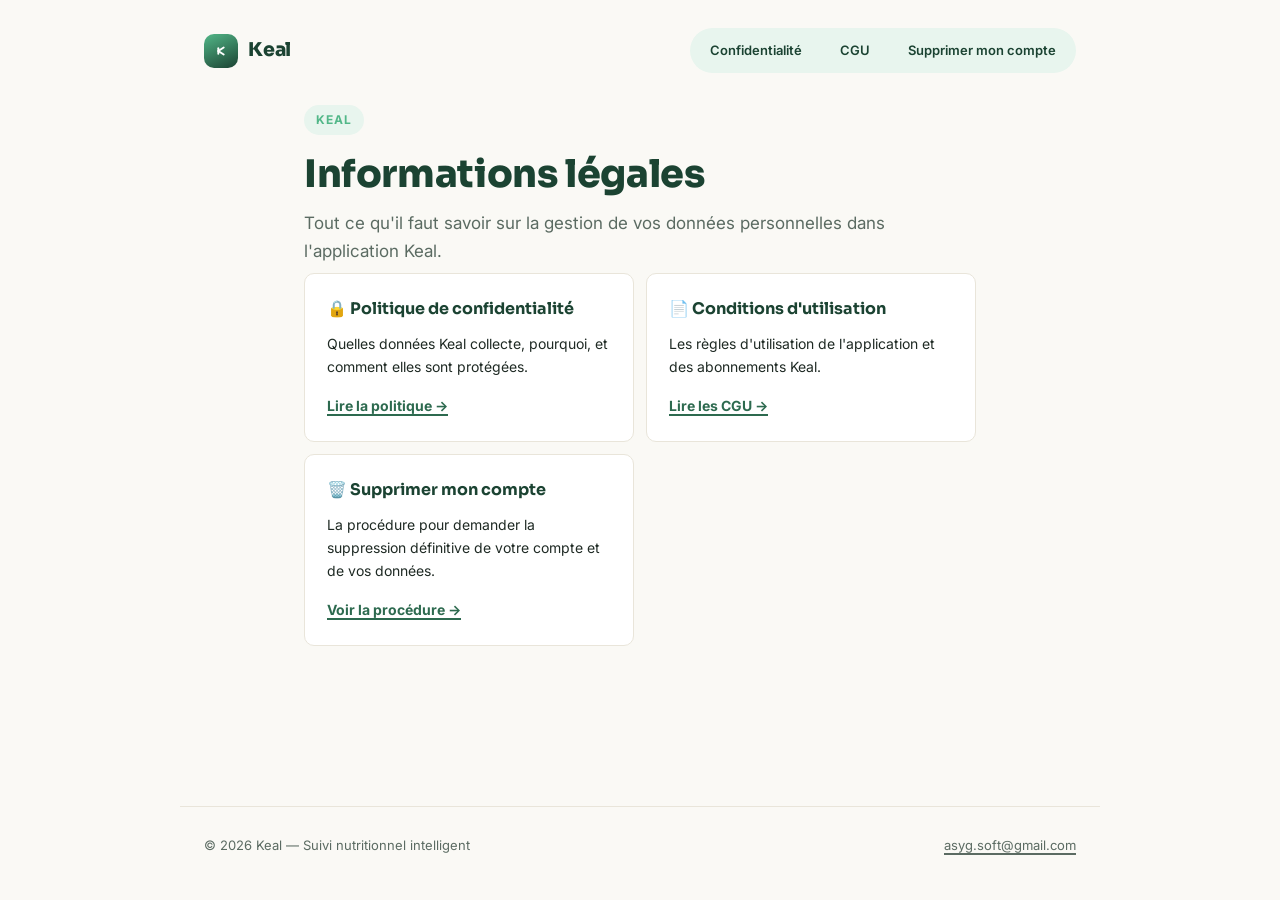
<file: index.html>
<!DOCTYPE html>
<html lang="fr">
<head>
<meta charset="UTF-8">
<meta name="viewport" content="width=device-width, initial-scale=1.0">
<title>Keal — Informations légales</title>
<meta name="description" content="Politique de confidentialité et suppression de compte pour l'application Keal.">
<link rel="stylesheet" href="style.css">
</head>
<body>

<header class="site-header">
  <a href="index.html" class="brand">
    <span class="brand-mark" aria-hidden="true">
      <svg width="18" height="18" viewBox="0 0 1024 1024">
        <rect x="305" y="300" width="108" height="424" rx="54" fill="#fff"/>
        <path d="M 359 512 L 665 312" stroke="#fff" stroke-width="108" stroke-linecap="round"/>
        <path d="M 359 512 L 665 712" stroke="#fff" stroke-width="108" stroke-linecap="round"/>
      </svg>
    </span>
    <span class="brand-name">Keal</span>
  </a>
  <nav class="header-nav">
    <a href="privacy.html">Confidentialité</a>
    <a href="terms.html">CGU</a>
    <a href="delete-account.html">Supprimer mon compte</a>
  </nav>
</header>

<main>
  <span class="eyebrow">Keal</span>
  <h1 class="page-title">Informations légales</h1>
  <p class="lede">Tout ce qu'il faut savoir sur la gestion de vos données personnelles dans l'application Keal.</p>

  <section class="block">
    <div class="retain-grid">
      <div class="retain-card" style="padding:22px">
        <h4 style="font-size:16px;margin-bottom:10px">🔒 Politique de confidentialité</h4>
        <p style="font-size:14px;margin-bottom:14px">Quelles données Keal collecte, pourquoi, et comment elles sont protégées.</p>
        <a href="privacy.html" style="font-weight:700;font-size:14px">Lire la politique →</a>
      </div>
      <div class="retain-card" style="padding:22px">
        <h4 style="font-size:16px;margin-bottom:10px">📄 Conditions d'utilisation</h4>
        <p style="font-size:14px;margin-bottom:14px">Les règles d'utilisation de l'application et des abonnements Keal.</p>
        <a href="terms.html" style="font-weight:700;font-size:14px">Lire les CGU →</a>
      </div>
      <div class="retain-card" style="padding:22px">
        <h4 style="font-size:16px;margin-bottom:10px">🗑️ Supprimer mon compte</h4>
        <p style="font-size:14px;margin-bottom:14px">La procédure pour demander la suppression définitive de votre compte et de vos données.</p>
        <a href="delete-account.html" style="font-weight:700;font-size:14px">Voir la procédure →</a>
      </div>
    </div>
  </section>
</main>

<footer>
  <span>© 2026 Keal — Suivi nutritionnel intelligent</span>
  <span><a href="mailto:asyg.soft@gmail.com">asyg.soft@gmail.com</a></span>
</footer>

</body>
</html>
</file>
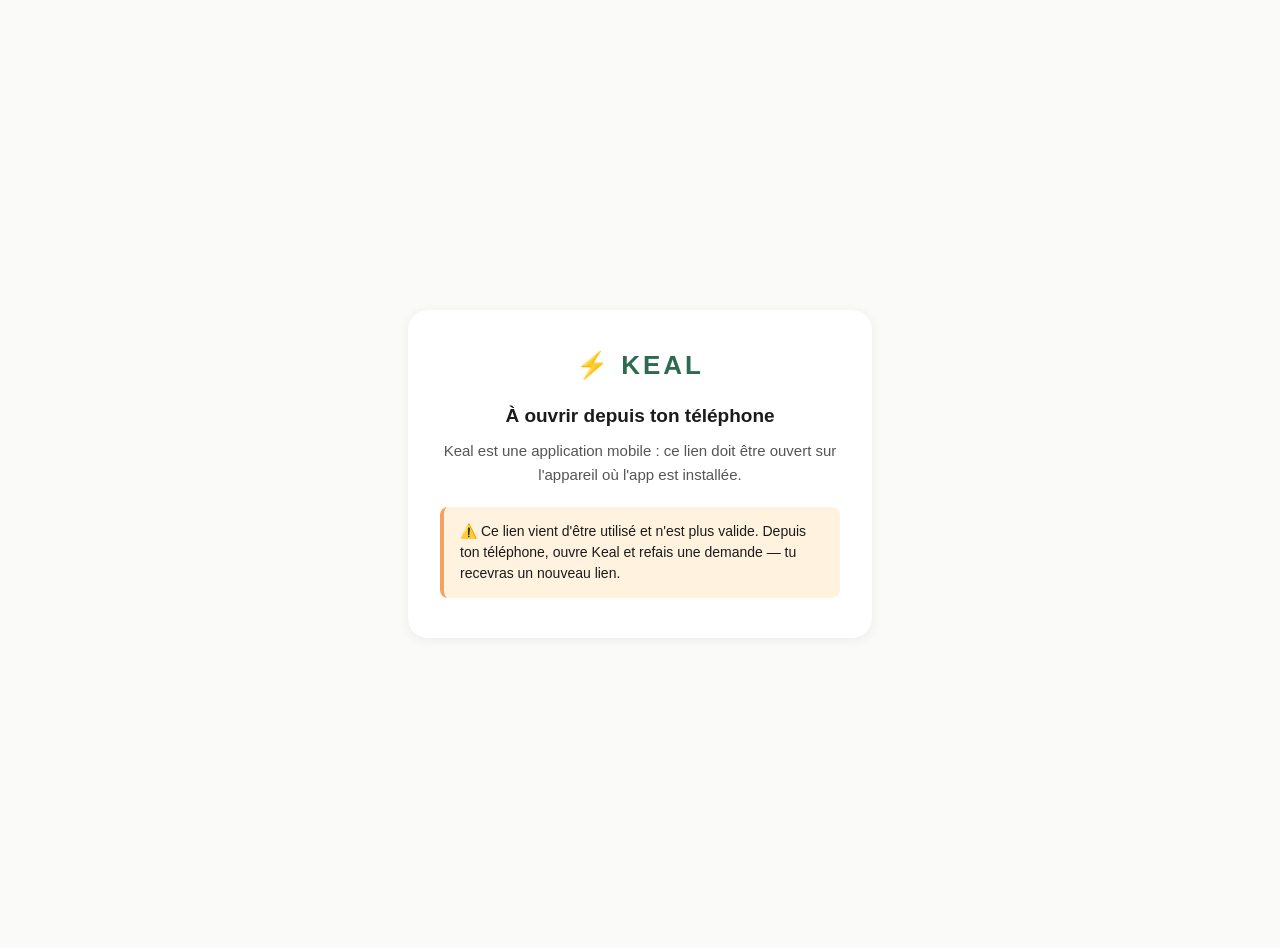
<file: auth-callback.html>
<!DOCTYPE html>
<html lang="fr">
<head>
<meta charset="UTF-8">
<meta name="viewport" content="width=device-width, initial-scale=1.0">
<title>Keal — Redirection</title>
<style>
  body {
    font-family: -apple-system, BlinkMacSystemFont, "Segoe UI", Roboto, sans-serif;
    background: #FAFAF8;
    color: #1B1B1B;
    margin: 0;
    min-height: 100vh;
    display: flex;
    align-items: center;
    justify-content: center;
    padding: 24px;
  }
  .card {
    background: #fff;
    border-radius: 20px;
    padding: 40px 32px;
    max-width: 400px;
    width: 100%;
    text-align: center;
    box-shadow: 0 2px 12px rgba(0,0,0,0.06);
  }
  .logo {
    color: #2D6A4F;
    font-size: 26px;
    font-weight: 800;
    letter-spacing: 3px;
    margin-bottom: 24px;
  }
  h1 { font-size: 19px; margin: 0 0 12px; }
  p { font-size: 15px; color: #555; line-height: 1.6; margin: 0 0 20px; }
  .btn {
    display: block;
    background: #2D6A4F;
    color: #fff;
    text-decoration: none;
    font-weight: 700;
    font-size: 15px;
    padding: 15px 24px;
    border-radius: 12px;
    margin-bottom: 12px;
  }
  .warn {
    background: #FFF3E0;
    border-left: 4px solid #F4A261;
    border-radius: 8px;
    padding: 14px 16px;
    text-align: left;
    font-size: 14px;
    color: #1B1B1B;
    line-height: 1.5;
  }
</style>
</head>
<body>

<div class="card">
  <div class="logo">⚡ KEAL</div>

  <div id="mobile" style="display:none">
    <h1>Ouverture de Keal…</h1>
    <p>Si l'application ne s'ouvre pas, utilise le bouton ci-dessous.</p>
    <a class="btn" id="open-app" href="#">Ouvrir l'application</a>
  </div>

  <div id="desktop" style="display:none">
    <h1>À ouvrir depuis ton téléphone</h1>
    <p>Keal est une application mobile : ce lien doit être ouvert sur l'appareil où l'app est installée.</p>
    <div class="warn">
      ⚠️ Ce lien vient d'être utilisé et n'est plus valide.
      Depuis ton téléphone, ouvre Keal et refais une demande — tu recevras un nouveau lien.
    </div>
  </div>
</div>

<script>
(function () {
  // Supabase transmet les jetons dans le FRAGMENT d'URL (#access_token=…).
  // Il n'est jamais envoyé au serveur : seul ce script peut le lire et
  // le faire suivre à l'application.
  var hash = window.location.hash || "";
  var deepLink = "keal://auth-callback" + hash;

  var ua = navigator.userAgent || "";
  var isMobile = /Android|iPhone|iPad|iPod/i.test(ua);

  if (isMobile) {
    document.getElementById("mobile").style.display = "block";
    document.getElementById("open-app").setAttribute("href", deepLink);
    setTimeout(function () {
      window.location.href = deepLink;
    }, 300);
  } else {
    // Sur ordinateur, impossible d'ouvrir l'app. Et comme le lien de
    // vérification Supabase a déjà été consommé en arrivant ici, il
    // faut en demander un nouveau depuis le téléphone.
    document.getElementById("desktop").style.display = "block";
  }
})();
</script>

</body>
</html>
</file>
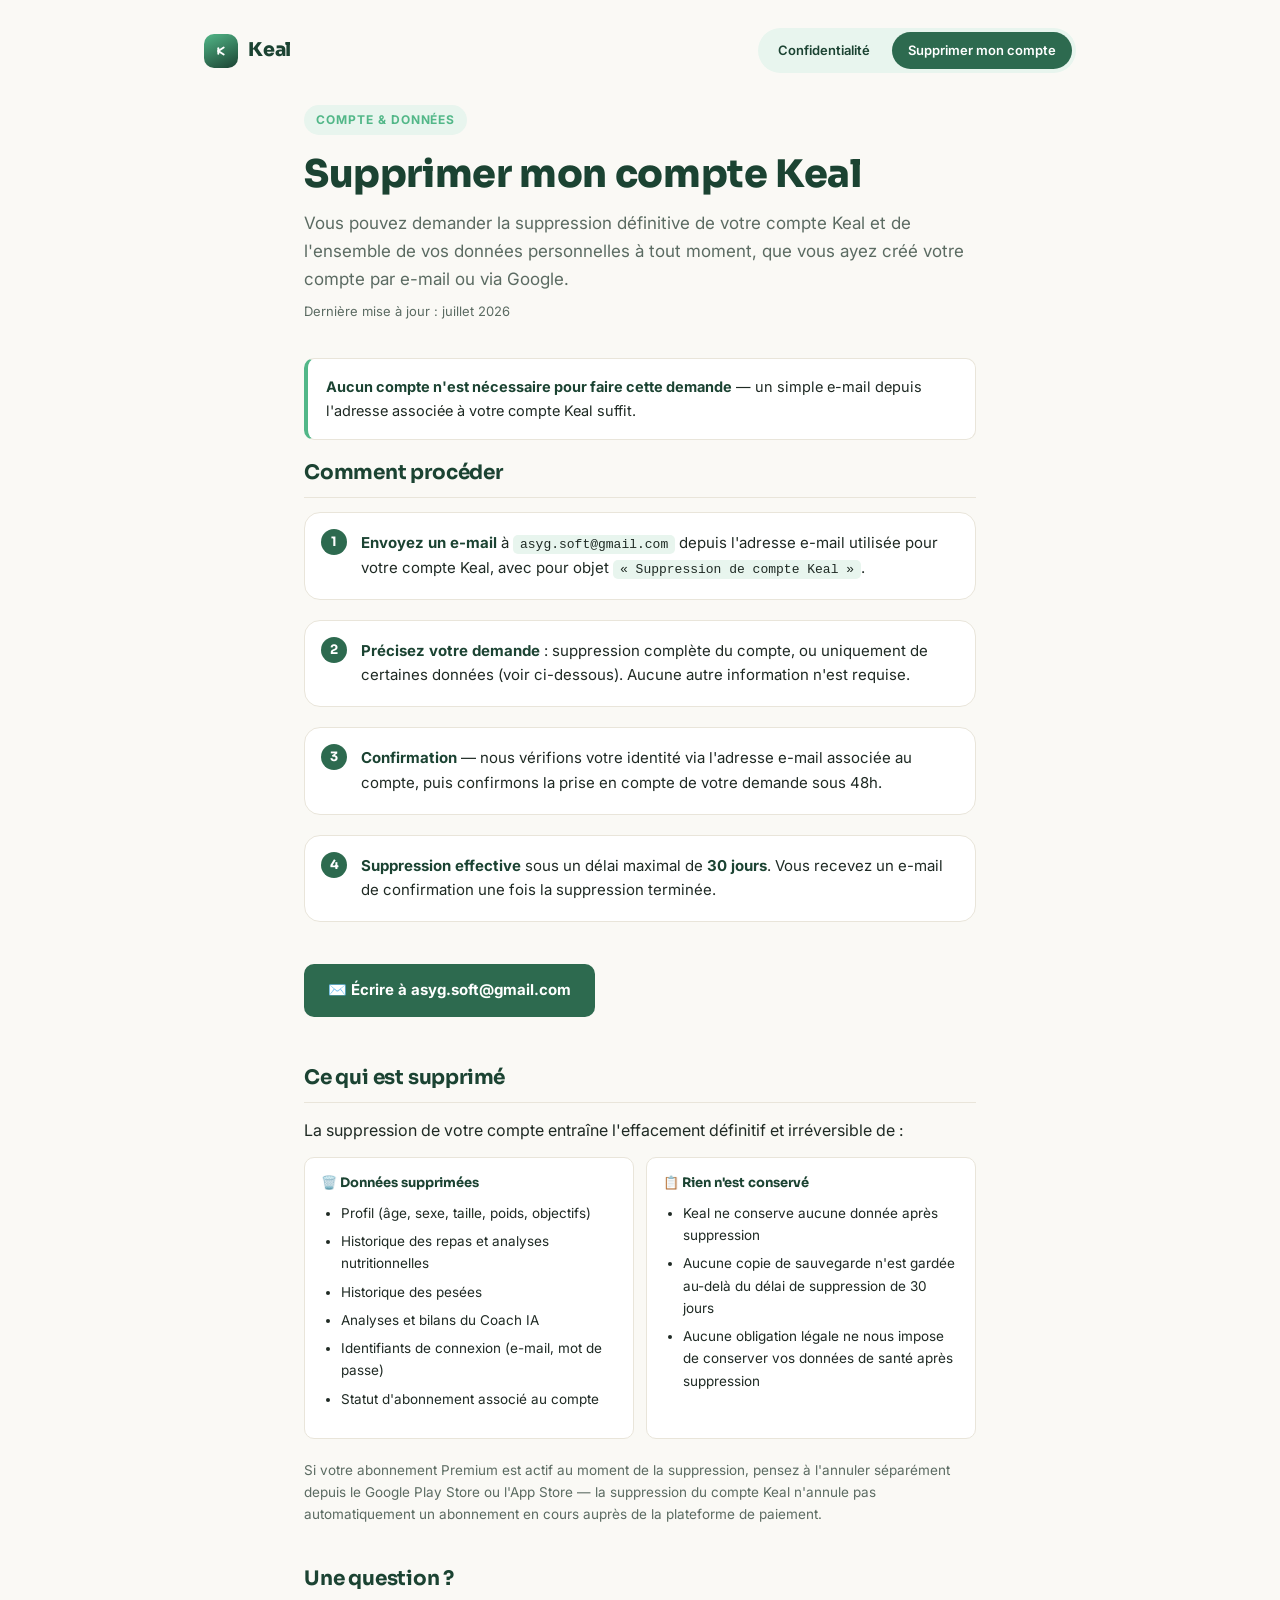
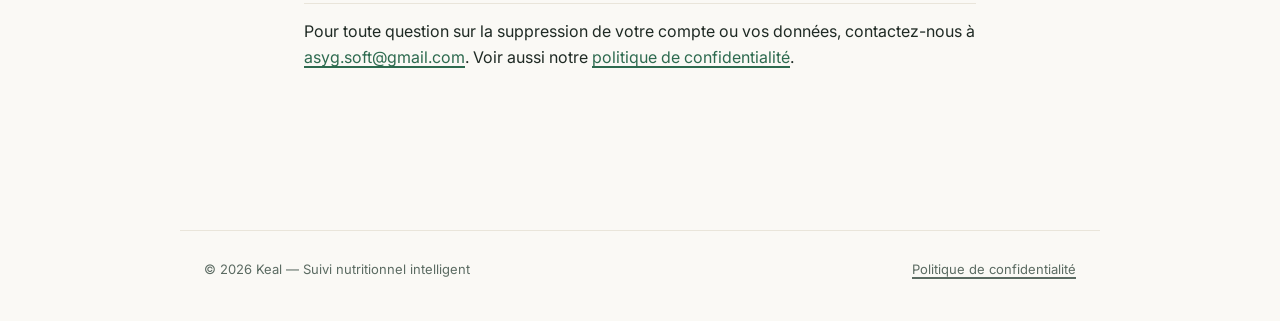
<file: delete-account.html>
<!DOCTYPE html>
<html lang="fr">
<head>
<meta charset="UTF-8">
<meta name="viewport" content="width=device-width, initial-scale=1.0">
<title>Supprimer mon compte — Keal</title>
<meta name="description" content="Comment demander la suppression de votre compte Keal et de vos données.">
<link rel="stylesheet" href="style.css">
</head>
<body>

<header class="site-header">
  <a href="index.html" class="brand">
    <span class="brand-mark" aria-hidden="true">
      <svg width="18" height="18" viewBox="0 0 1024 1024">
        <rect x="305" y="300" width="108" height="424" rx="54" fill="#fff"/>
        <path d="M 359 512 L 665 312" stroke="#fff" stroke-width="108" stroke-linecap="round"/>
        <path d="M 359 512 L 665 712" stroke="#fff" stroke-width="108" stroke-linecap="round"/>
      </svg>
    </span>
    <span class="brand-name">Keal</span>
  </a>
  <nav class="header-nav">
    <a href="privacy.html">Confidentialité</a>
    <a href="delete-account.html" class="active">Supprimer mon compte</a>
  </nav>
</header>

<main>
  <span class="eyebrow">Compte &amp; données</span>
  <h1 class="page-title">Supprimer mon compte Keal</h1>
  <p class="lede">Vous pouvez demander la suppression définitive de votre compte Keal et de l'ensemble de vos données personnelles à tout moment, que vous ayez créé votre compte par e-mail ou via Google.</p>
  <p class="updated">Dernière mise à jour : juillet 2026</p>

  <div class="callout">
    <strong>Aucun compte n'est nécessaire pour faire cette demande</strong> — un simple e-mail depuis l'adresse associée à votre compte Keal suffit.
  </div>

  <section class="block">
    <h2>Comment procéder</h2>
    <ol class="steps">
      <li>
        <strong>Envoyez un e-mail</strong> à <code>asyg.soft@gmail.com</code> depuis l'adresse e-mail utilisée pour votre compte Keal, avec pour objet <code>« Suppression de compte Keal »</code>.
      </li>
      <li>
        <strong>Précisez votre demande</strong> : suppression complète du compte, ou uniquement de certaines données (voir ci-dessous). Aucune autre information n'est requise.
      </li>
      <li>
        <strong>Confirmation</strong> — nous vérifions votre identité via l'adresse e-mail associée au compte, puis confirmons la prise en compte de votre demande sous 48h.
      </li>
      <li>
        <strong>Suppression effective</strong> sous un délai maximal de <strong>30 jours</strong>. Vous recevez un e-mail de confirmation une fois la suppression terminée.
      </li>
    </ol>

    <a href="mailto:asyg.soft@gmail.com?subject=Suppression%20de%20compte%20Keal" class="mail-cta">
      ✉️ Écrire à asyg.soft@gmail.com
    </a>
  </section>

  <section class="block">
    <h2>Ce qui est supprimé</h2>
    <p>La suppression de votre compte entraîne l'effacement définitif et irréversible de :</p>
    <div class="retain-grid">
      <div class="retain-card">
        <h4>🗑️ Données supprimées</h4>
        <ul>
          <li>Profil (âge, sexe, taille, poids, objectifs)</li>
          <li>Historique des repas et analyses nutritionnelles</li>
          <li>Historique des pesées</li>
          <li>Analyses et bilans du Coach IA</li>
          <li>Identifiants de connexion (e-mail, mot de passe)</li>
          <li>Statut d'abonnement associé au compte</li>
        </ul>
      </div>
      <div class="retain-card">
        <h4>📋 Rien n'est conservé</h4>
        <ul>
          <li>Keal ne conserve aucune donnée après suppression</li>
          <li>Aucune copie de sauvegarde n'est gardée au-delà du délai de suppression de 30 jours</li>
          <li>Aucune obligation légale ne nous impose de conserver vos données de santé après suppression</li>
        </ul>
      </div>
    </div>
    <p style="font-size:13.5px;color:var(--ink-light)">Si votre abonnement Premium est actif au moment de la suppression, pensez à l'annuler séparément depuis le Google Play Store ou l'App Store — la suppression du compte Keal n'annule pas automatiquement un abonnement en cours auprès de la plateforme de paiement.</p>
  </section>

  <section class="block">
    <h2>Une question ?</h2>
    <p>Pour toute question sur la suppression de votre compte ou vos données, contactez-nous à <a href="mailto:asyg.soft@gmail.com">asyg.soft@gmail.com</a>. Voir aussi notre <a href="privacy.html">politique de confidentialité</a>.</p>
  </section>
</main>

<footer>
  <span>© 2026 Keal — Suivi nutritionnel intelligent</span>
  <span><a href="privacy.html">Politique de confidentialité</a></span>
</footer>

</body>
</html>
</file>
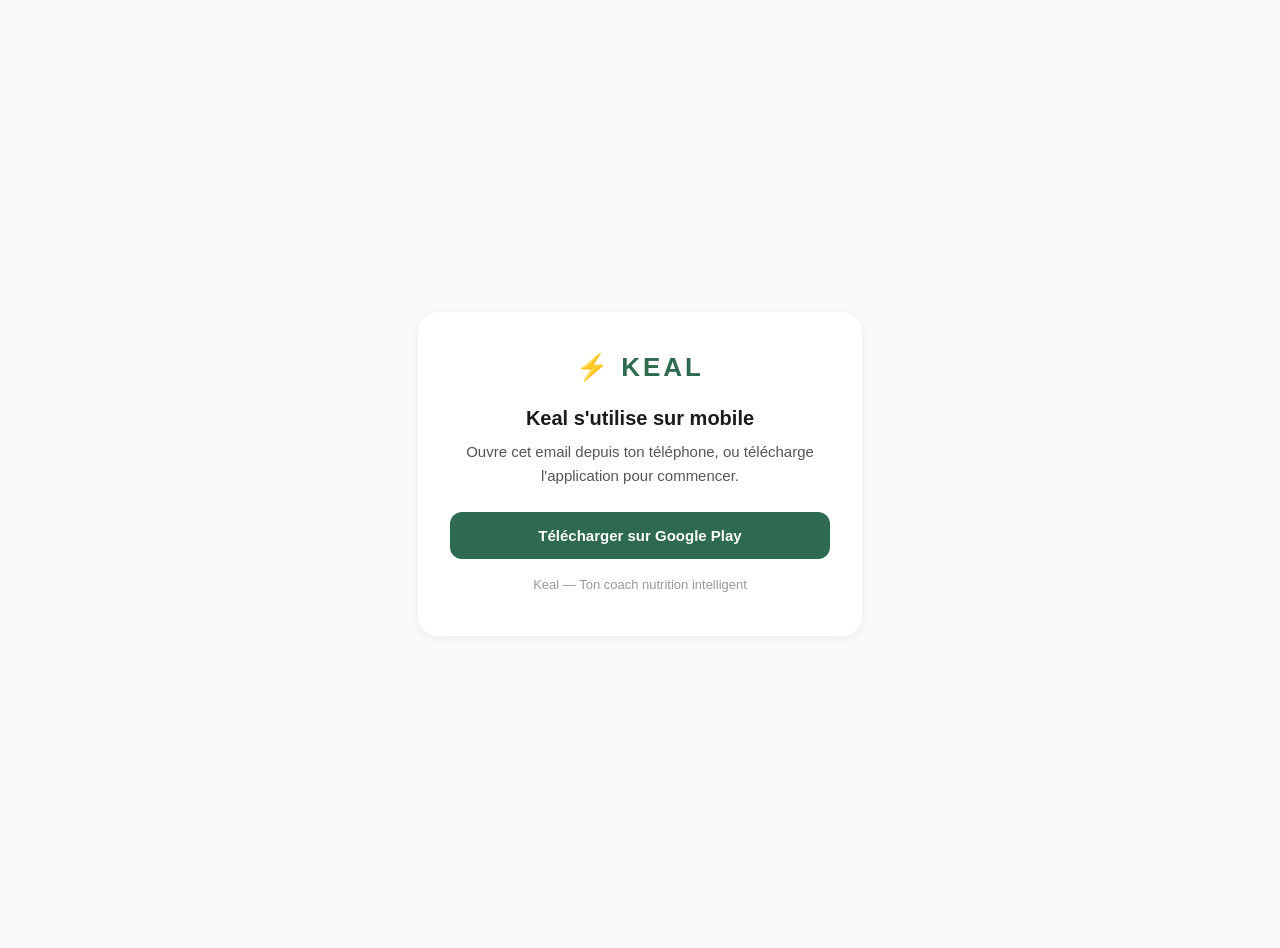
<file: open.html>
<!DOCTYPE html>
<html lang="fr">
<head>
<meta charset="UTF-8">
<meta name="viewport" content="width=device-width, initial-scale=1.0">
<title>Ouvrir Keal</title>
<style>
  body {
    font-family: -apple-system, BlinkMacSystemFont, "Segoe UI", Roboto, sans-serif;
    background: #FAFAF8;
    color: #1B1B1B;
    margin: 0;
    min-height: 100vh;
    display: flex;
    align-items: center;
    justify-content: center;
    padding: 24px;
  }
  .card {
    background: #fff;
    border-radius: 20px;
    padding: 40px 32px;
    max-width: 380px;
    width: 100%;
    text-align: center;
    box-shadow: 0 2px 12px rgba(0,0,0,0.06);
  }
  .logo {
    color: #2D6A4F;
    font-size: 26px;
    font-weight: 800;
    letter-spacing: 3px;
    margin-bottom: 24px;
  }
  h1 { font-size: 20px; margin: 0 0 10px; }
  p { font-size: 15px; color: #555; line-height: 1.6; margin: 0 0 24px; }
  .btn {
    display: block;
    background: #2D6A4F;
    color: #fff;
    text-decoration: none;
    font-weight: 700;
    font-size: 15px;
    padding: 15px 24px;
    border-radius: 12px;
    margin-bottom: 12px;
  }
  .btn-secondary {
    background: transparent;
    color: #2D6A4F;
    border: 1.5px solid #2D6A4F;
  }
  .hint { font-size: 13px; color: #999; margin: 16px 0 0; }
</style>
</head>
<body>

<div class="card">
  <div class="logo">⚡ KEAL</div>

  <div id="mobile" style="display:none">
    <h1>Ouverture de Keal…</h1>
    <p>Si l'application ne s'ouvre pas automatiquement, utilise l'un des boutons ci-dessous.</p>
    <a class="btn" href="keal://">Ouvrir l'application</a>
    <a class="btn btn-secondary" id="store-link"
       href="https://play.google.com/store/apps/details?id=com.keal.app">
      Télécharger Keal
    </a>
  </div>

  <div id="desktop" style="display:none">
    <h1>Keal s'utilise sur mobile</h1>
    <p>Ouvre cet email depuis ton téléphone, ou télécharge l'application pour commencer.</p>
    <a class="btn" href="https://play.google.com/store/apps/details?id=com.keal.app">
      Télécharger sur Google Play
    </a>
    <p class="hint">Keal — Ton coach nutrition intelligent</p>
  </div>
</div>

<script>
(function () {
  var ua = navigator.userAgent || "";
  var isAndroid = /Android/i.test(ua);
  var isIOS = /iPhone|iPad|iPod/i.test(ua);
  var isMobile = isAndroid || isIOS;

  if (isMobile) {
    document.getElementById("mobile").style.display = "block";

    // iOS n'a pas encore d'app : on pointe vers l'App Store le jour
    // venu. Pour l'instant, le lien Play Store reste affiché.
    if (isIOS) {
      var store = document.getElementById("store-link");
      store.textContent = "Bientôt disponible sur iOS";
      store.removeAttribute("href");
      store.style.opacity = "0.5";
    }

    // Tentative d'ouverture automatique du deep link. Si l'app n'est
    // pas installée, rien ne se passe — les boutons restent visibles.
    setTimeout(function () {
      window.location.href = "keal://";
    }, 300);
  } else {
    document.getElementById("desktop").style.display = "block";
  }
})();
</script>

</body>
</html>
</file>
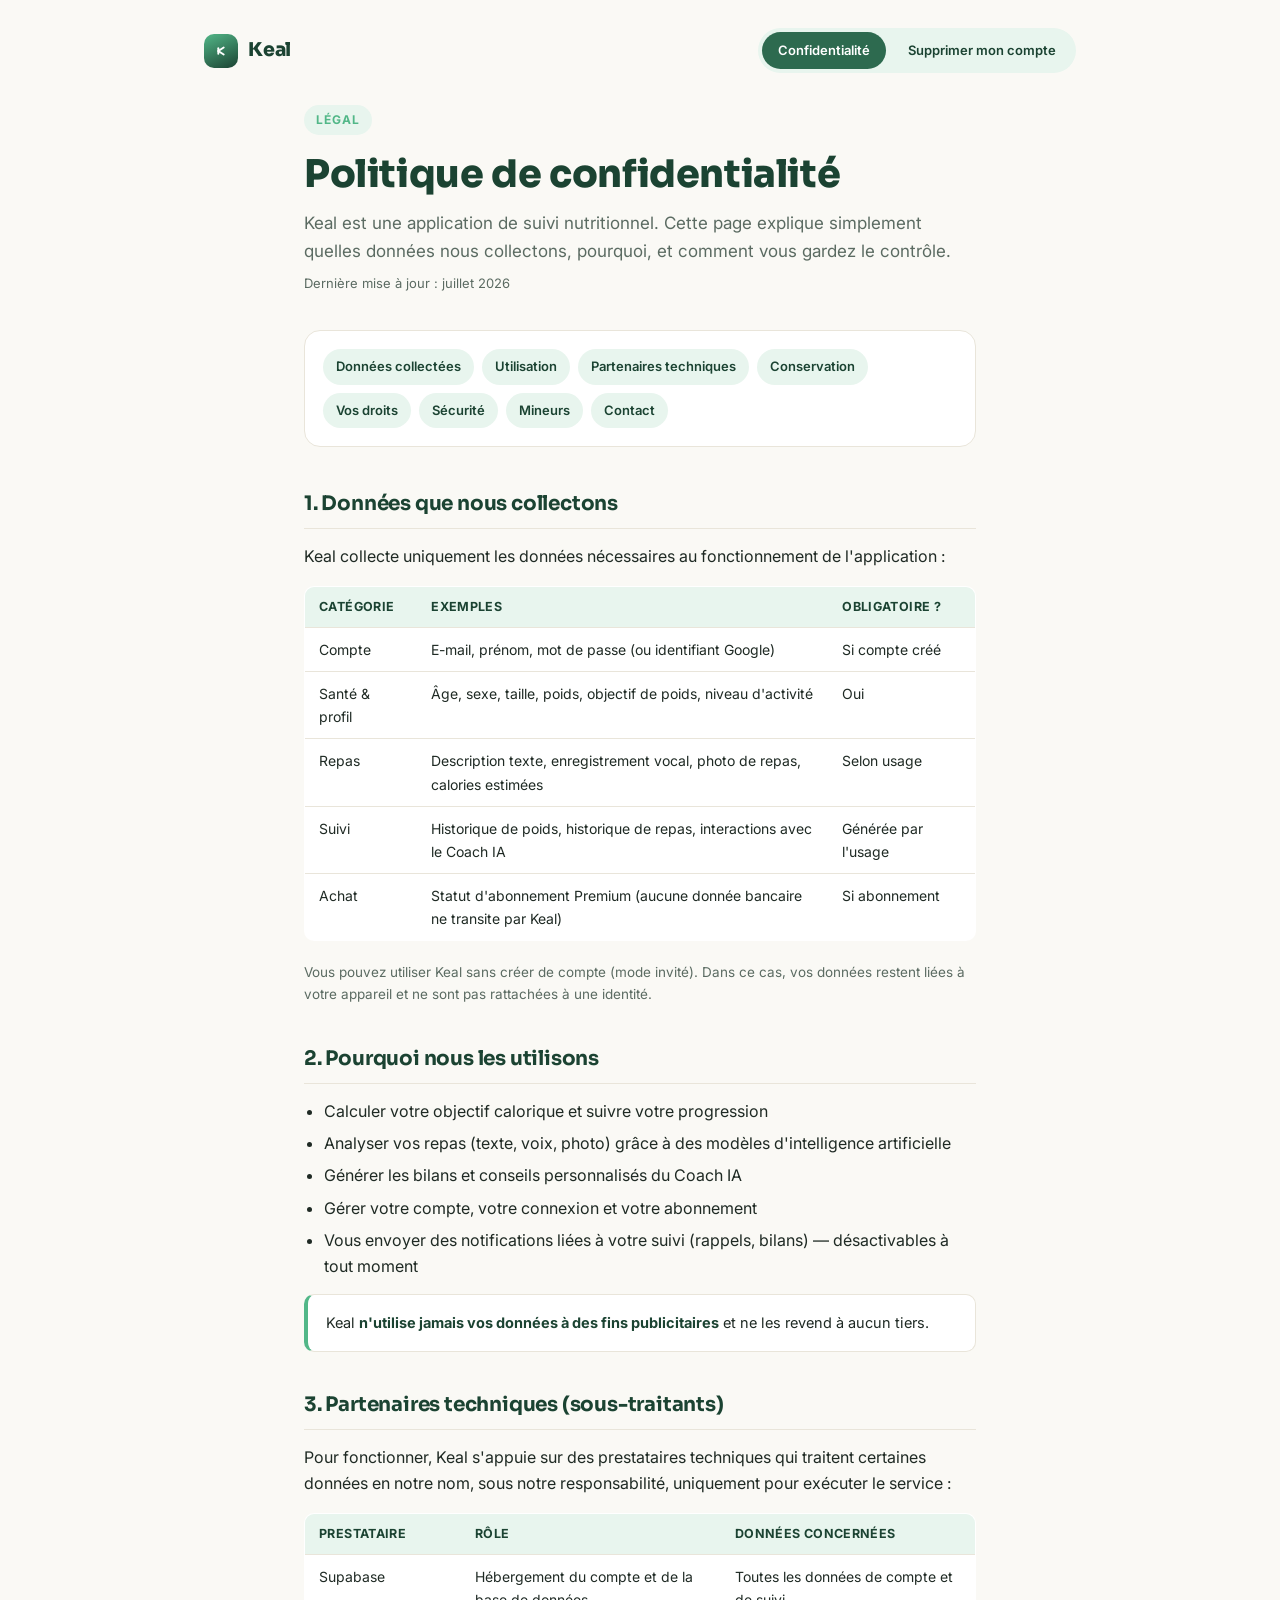
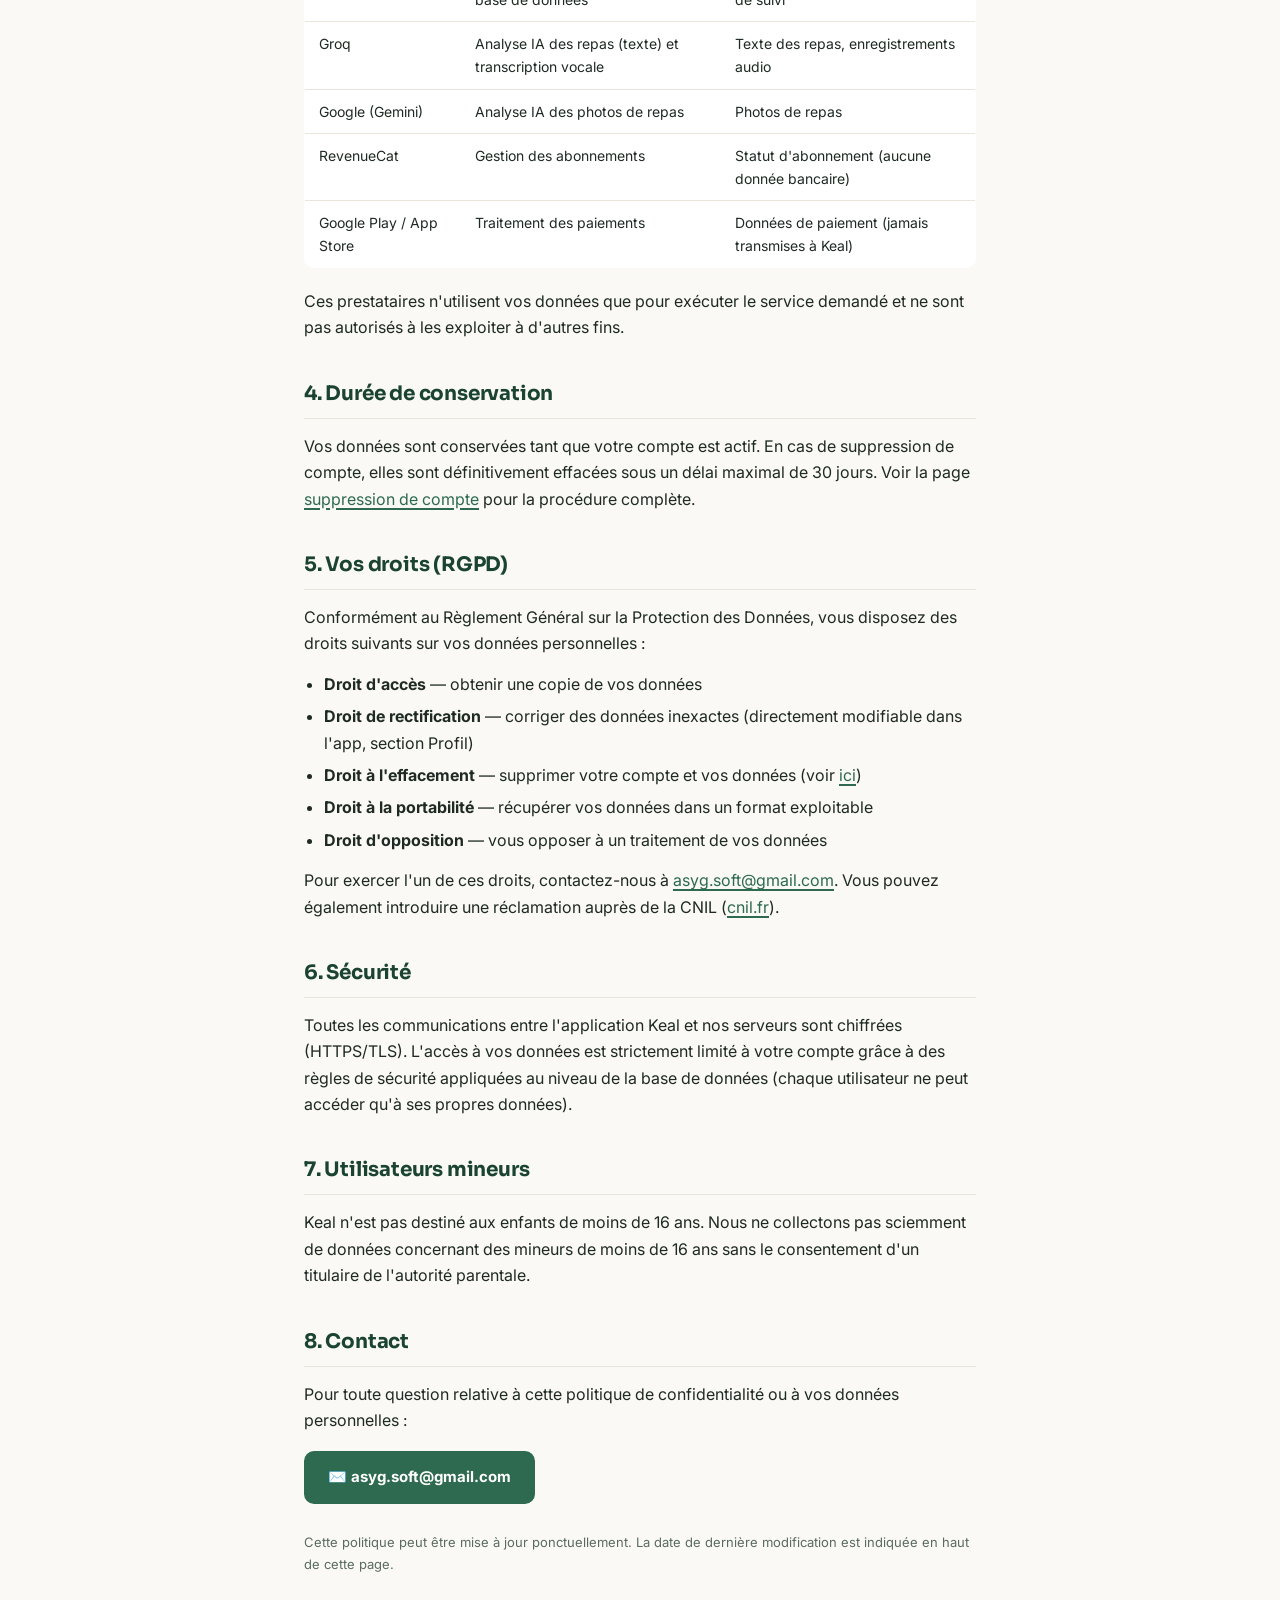
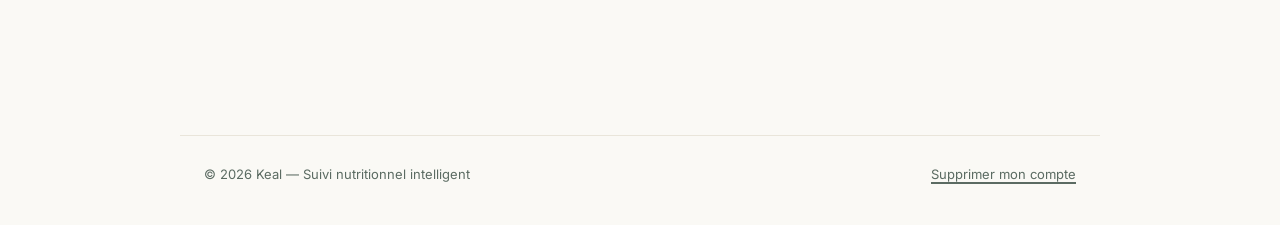
<file: privacy.html>
<!DOCTYPE html>
<html lang="fr">
<head>
<meta charset="UTF-8">
<meta name="viewport" content="width=device-width, initial-scale=1.0">
<title>Politique de confidentialité — Keal</title>
<meta name="description" content="Politique de confidentialité de l'application Keal : données collectées, usage, partenaires techniques et droits RGPD.">
<link rel="stylesheet" href="style.css">
</head>
<body>

<header class="site-header">
  <a href="index.html" class="brand">
    <span class="brand-mark" aria-hidden="true">
      <svg width="18" height="18" viewBox="0 0 1024 1024">
        <rect x="305" y="300" width="108" height="424" rx="54" fill="#fff"/>
        <path d="M 359 512 L 665 312" stroke="#fff" stroke-width="108" stroke-linecap="round"/>
        <path d="M 359 512 L 665 712" stroke="#fff" stroke-width="108" stroke-linecap="round"/>
      </svg>
    </span>
    <span class="brand-name">Keal</span>
  </a>
  <nav class="header-nav">
    <a href="privacy.html" class="active">Confidentialité</a>
    <a href="delete-account.html">Supprimer mon compte</a>
  </nav>
</header>

<main>
  <span class="eyebrow">Légal</span>
  <h1 class="page-title">Politique de confidentialité</h1>
  <p class="lede">Keal est une application de suivi nutritionnel. Cette page explique simplement quelles données nous collectons, pourquoi, et comment vous gardez le contrôle.</p>
  <p class="updated">Dernière mise à jour : juillet 2026</p>

  <nav class="toc" aria-label="Sommaire">
    <a href="#donnees">Données collectées</a>
    <a href="#usage">Utilisation</a>
    <a href="#partenaires">Partenaires techniques</a>
    <a href="#conservation">Conservation</a>
    <a href="#droits">Vos droits</a>
    <a href="#securite">Sécurité</a>
    <a href="#mineurs">Mineurs</a>
    <a href="#contact">Contact</a>
  </nav>

  <section class="block" id="donnees">
    <h2>1. Données que nous collectons</h2>
    <p>Keal collecte uniquement les données nécessaires au fonctionnement de l'application :</p>
    <table class="data-table">
      <thead>
        <tr><th>Catégorie</th><th>Exemples</th><th>Obligatoire ?</th></tr>
      </thead>
      <tbody>
        <tr><td>Compte</td><td>E-mail, prénom, mot de passe (ou identifiant Google)</td><td>Si compte créé</td></tr>
        <tr><td>Santé &amp; profil</td><td>Âge, sexe, taille, poids, objectif de poids, niveau d'activité</td><td>Oui</td></tr>
        <tr><td>Repas</td><td>Description texte, enregistrement vocal, photo de repas, calories estimées</td><td>Selon usage</td></tr>
        <tr><td>Suivi</td><td>Historique de poids, historique de repas, interactions avec le Coach IA</td><td>Générée par l'usage</td></tr>
        <tr><td>Achat</td><td>Statut d'abonnement Premium (aucune donnée bancaire ne transite par Keal)</td><td>Si abonnement</td></tr>
      </tbody>
    </table>
    <p style="font-size:13.5px;color:var(--ink-light)">Vous pouvez utiliser Keal sans créer de compte (mode invité). Dans ce cas, vos données restent liées à votre appareil et ne sont pas rattachées à une identité.</p>
  </section>

  <section class="block" id="usage">
    <h2>2. Pourquoi nous les utilisons</h2>
    <ul>
      <li>Calculer votre objectif calorique et suivre votre progression</li>
      <li>Analyser vos repas (texte, voix, photo) grâce à des modèles d'intelligence artificielle</li>
      <li>Générer les bilans et conseils personnalisés du Coach IA</li>
      <li>Gérer votre compte, votre connexion et votre abonnement</li>
      <li>Vous envoyer des notifications liées à votre suivi (rappels, bilans) — désactivables à tout moment</li>
    </ul>
    <div class="callout">
      Keal <strong>n'utilise jamais vos données à des fins publicitaires</strong> et ne les revend à aucun tiers.
    </div>
  </section>

  <section class="block" id="partenaires">
    <h2>3. Partenaires techniques (sous-traitants)</h2>
    <p>Pour fonctionner, Keal s'appuie sur des prestataires techniques qui traitent certaines données en notre nom, sous notre responsabilité, uniquement pour exécuter le service :</p>
    <table class="data-table">
      <thead>
        <tr><th>Prestataire</th><th>Rôle</th><th>Données concernées</th></tr>
      </thead>
      <tbody>
        <tr><td>Supabase</td><td>Hébergement du compte et de la base de données</td><td>Toutes les données de compte et de suivi</td></tr>
        <tr><td>Groq</td><td>Analyse IA des repas (texte) et transcription vocale</td><td>Texte des repas, enregistrements audio</td></tr>
        <tr><td>Google (Gemini)</td><td>Analyse IA des photos de repas</td><td>Photos de repas</td></tr>
        <tr><td>RevenueCat</td><td>Gestion des abonnements</td><td>Statut d'abonnement (aucune donnée bancaire)</td></tr>
        <tr><td>Google Play / App Store</td><td>Traitement des paiements</td><td>Données de paiement (jamais transmises à Keal)</td></tr>
      </tbody>
    </table>
    <p>Ces prestataires n'utilisent vos données que pour exécuter le service demandé et ne sont pas autorisés à les exploiter à d'autres fins.</p>
  </section>

  <section class="block" id="conservation">
    <h2>4. Durée de conservation</h2>
    <p>Vos données sont conservées tant que votre compte est actif. En cas de suppression de compte, elles sont définitivement effacées sous un délai maximal de 30 jours. Voir la page <a href="delete-account.html">suppression de compte</a> pour la procédure complète.</p>
  </section>

  <section class="block" id="droits">
    <h2>5. Vos droits (RGPD)</h2>
    <p>Conformément au Règlement Général sur la Protection des Données, vous disposez des droits suivants sur vos données personnelles :</p>
    <ul>
      <li><strong>Droit d'accès</strong> — obtenir une copie de vos données</li>
      <li><strong>Droit de rectification</strong> — corriger des données inexactes (directement modifiable dans l'app, section Profil)</li>
      <li><strong>Droit à l'effacement</strong> — supprimer votre compte et vos données (voir <a href="delete-account.html">ici</a>)</li>
      <li><strong>Droit à la portabilité</strong> — récupérer vos données dans un format exploitable</li>
      <li><strong>Droit d'opposition</strong> — vous opposer à un traitement de vos données</li>
    </ul>
    <p>Pour exercer l'un de ces droits, contactez-nous à <a href="mailto:asyg.soft@gmail.com">asyg.soft@gmail.com</a>. Vous pouvez également introduire une réclamation auprès de la CNIL (<a href="https://www.cnil.fr" target="_blank" rel="noopener">cnil.fr</a>).</p>
  </section>

  <section class="block" id="securite">
    <h2>6. Sécurité</h2>
    <p>Toutes les communications entre l'application Keal et nos serveurs sont chiffrées (HTTPS/TLS). L'accès à vos données est strictement limité à votre compte grâce à des règles de sécurité appliquées au niveau de la base de données (chaque utilisateur ne peut accéder qu'à ses propres données).</p>
  </section>

  <section class="block" id="mineurs">
    <h2>7. Utilisateurs mineurs</h2>
    <p>Keal n'est pas destiné aux enfants de moins de 16 ans. Nous ne collectons pas sciemment de données concernant des mineurs de moins de 16 ans sans le consentement d'un titulaire de l'autorité parentale.</p>
  </section>

  <section class="block" id="contact">
    <h2>8. Contact</h2>
    <p>Pour toute question relative à cette politique de confidentialité ou à vos données personnelles :</p>
    <a href="mailto:asyg.soft@gmail.com" class="mail-cta">✉️ asyg.soft@gmail.com</a>
    <p style="font-size:13px;color:var(--ink-light);margin-top:20px">Cette politique peut être mise à jour ponctuellement. La date de dernière modification est indiquée en haut de cette page.</p>
  </section>
</main>

<footer>
  <span>© 2026 Keal — Suivi nutritionnel intelligent</span>
  <span><a href="delete-account.html">Supprimer mon compte</a></span>
</footer>

</body>
</html>
</file>
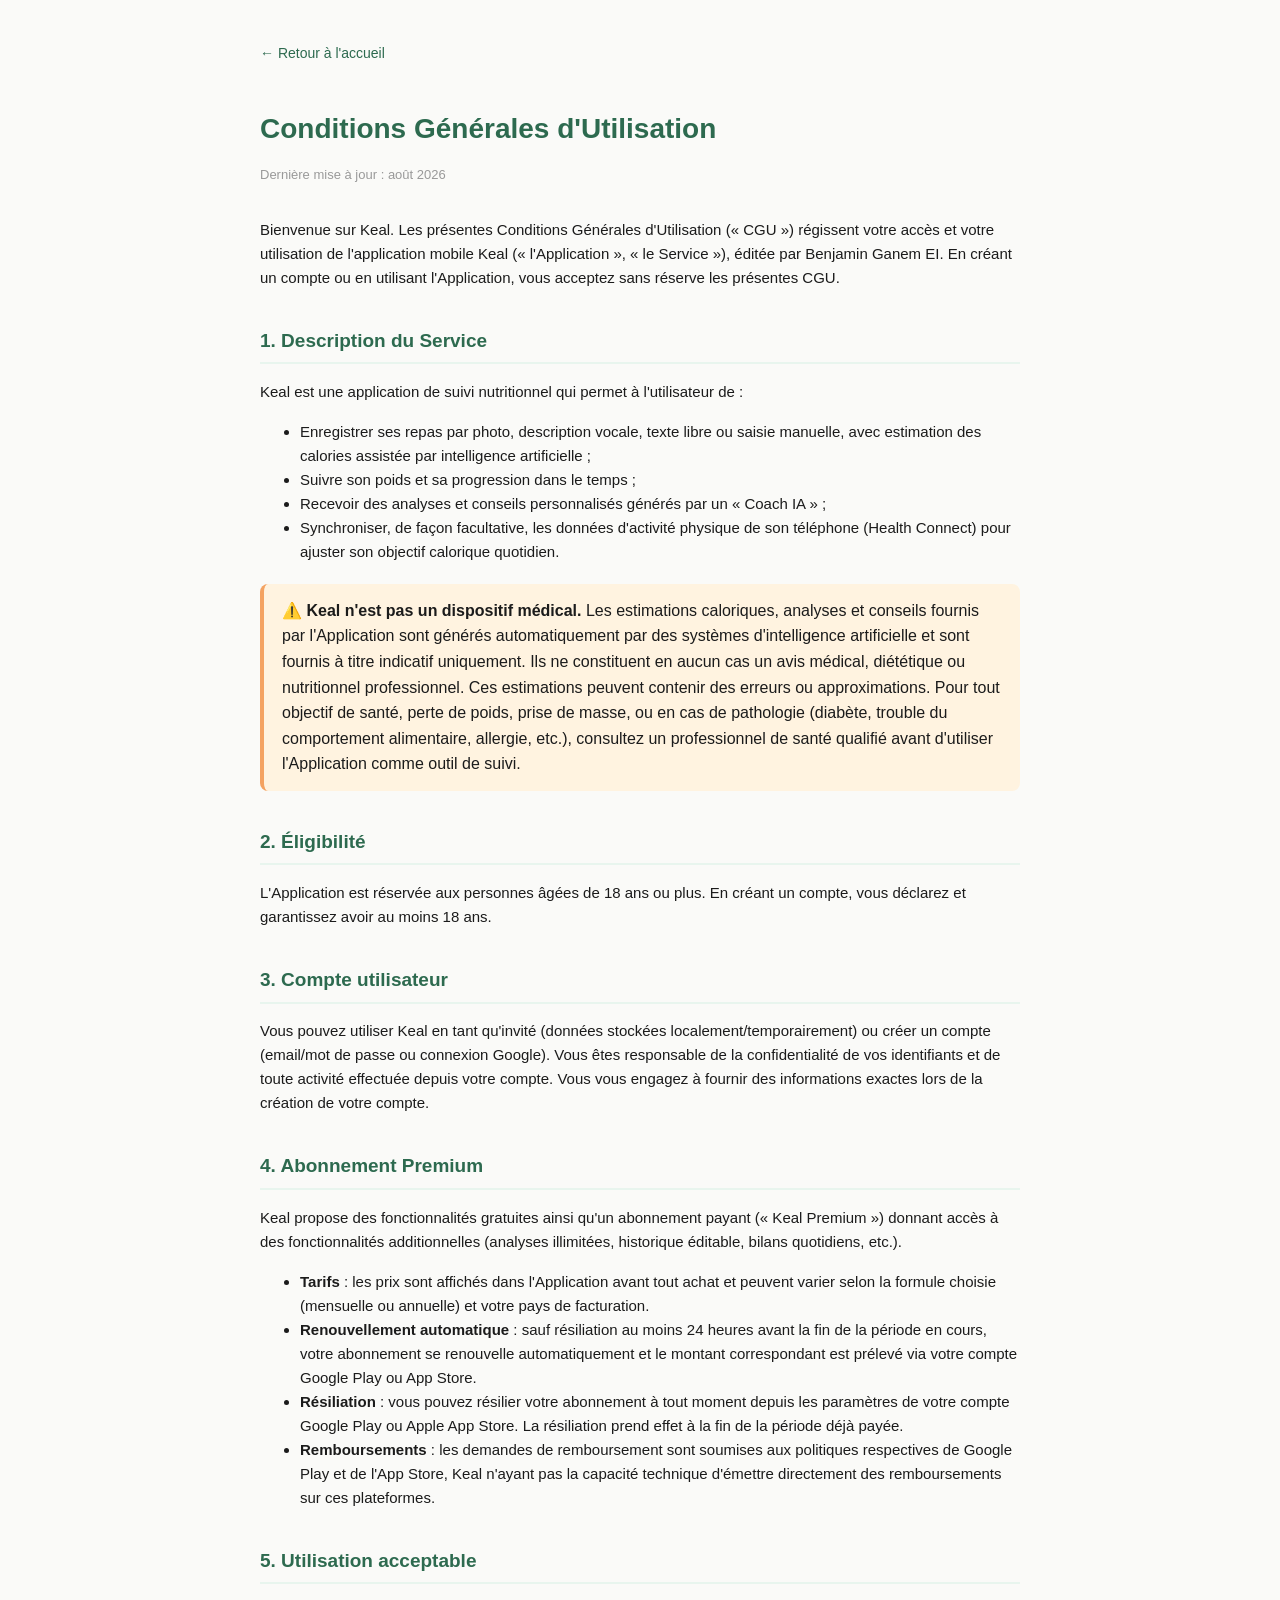
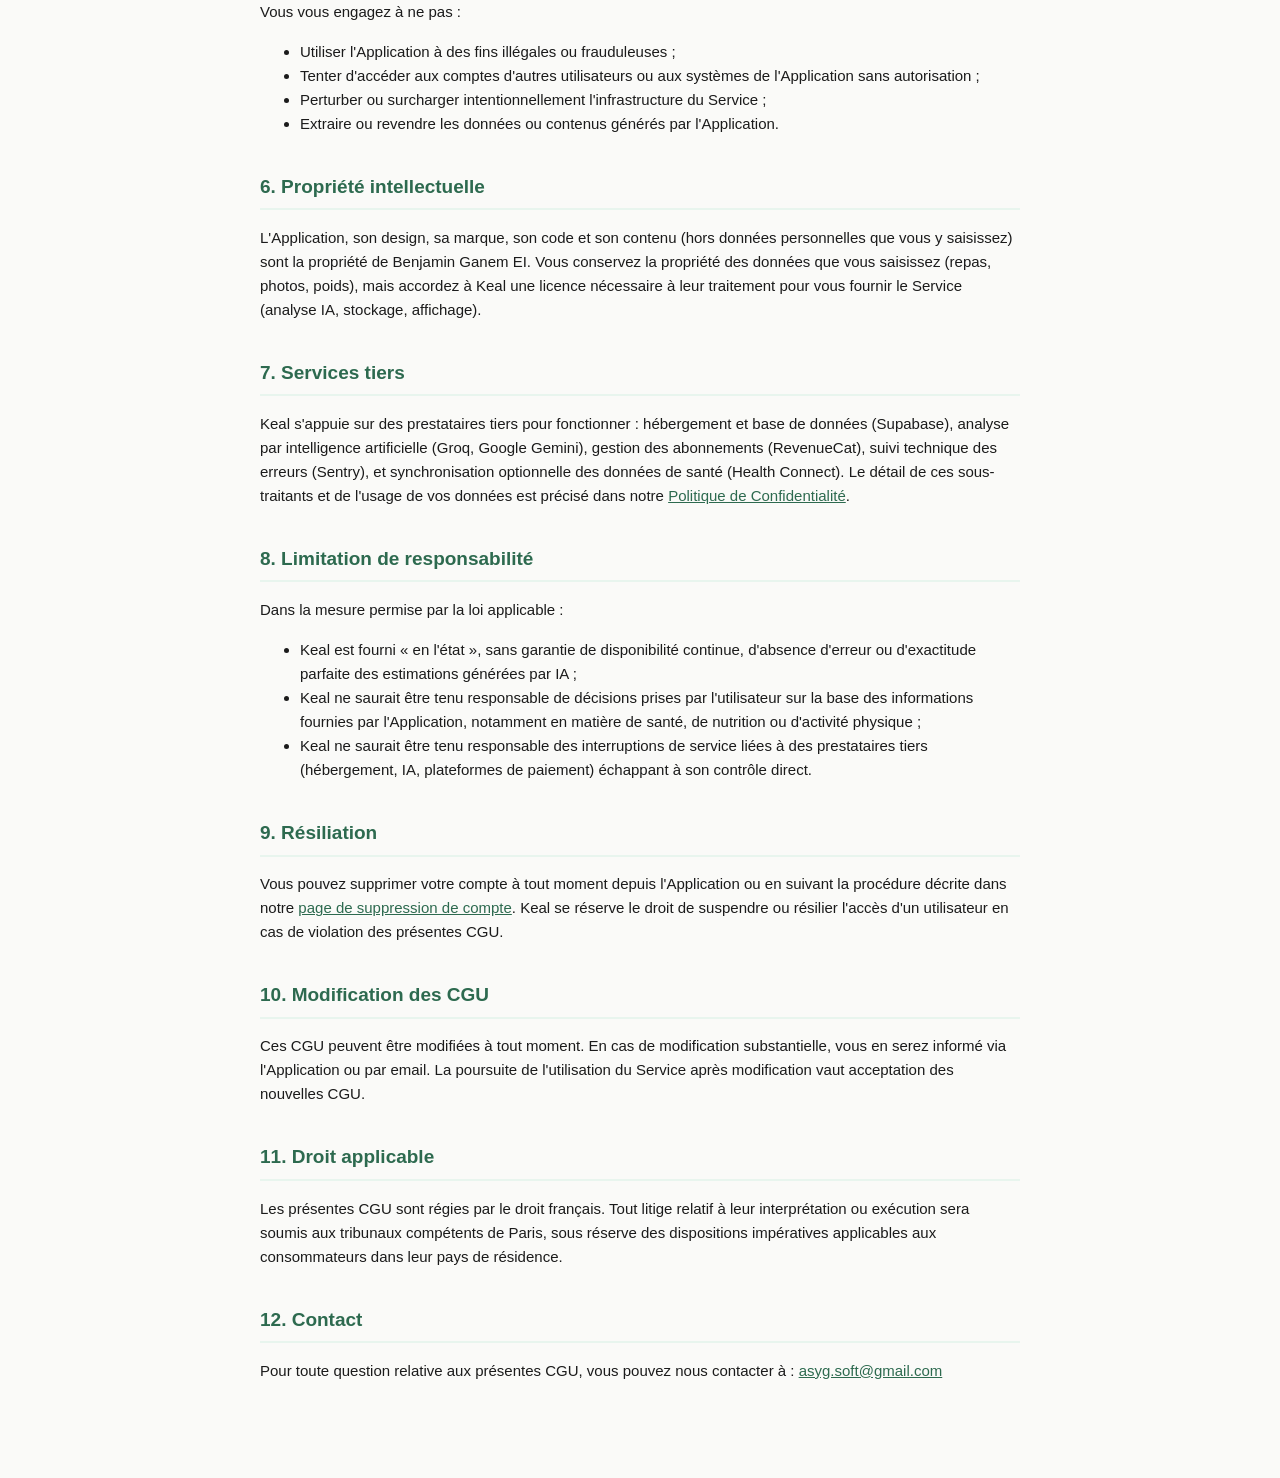
<file: terms.html>
<!DOCTYPE html>
<html lang="fr">
<head>
<meta charset="UTF-8">
<meta name="viewport" content="width=device-width, initial-scale=1.0">
<title>Conditions Générales d'Utilisation — Keal</title>
<style>
  body {
    font-family: -apple-system, BlinkMacSystemFont, "Segoe UI", Roboto, sans-serif;
    max-width: 760px;
    margin: 0 auto;
    padding: 40px 24px 80px;
    color: #1B1B1B;
    line-height: 1.6;
    background: #FAFAF8;
  }
  h1 {
    color: #2D6A4F;
    font-size: 28px;
    margin-bottom: 4px;
  }
  .updated {
    color: #999999;
    font-size: 13px;
    margin-bottom: 32px;
  }
  h2 {
    color: #2D6A4F;
    font-size: 19px;
    margin-top: 36px;
    border-bottom: 2px solid #E8F5EE;
    padding-bottom: 6px;
  }
  p, li {
    font-size: 15px;
  }
  .highlight {
    background: #FFF3E0;
    border-left: 4px solid #F4A261;
    padding: 14px 18px;
    border-radius: 8px;
    margin: 20px 0;
  }
  a { color: #2D6A4F; }
  .back {
    display: inline-block;
    margin-bottom: 24px;
    color: #2D6A4F;
    text-decoration: none;
    font-size: 14px;
  }
</style>
</head>
<body>

<a class="back" href="/">← Retour à l'accueil</a>

<h1>Conditions Générales d'Utilisation</h1>
<p class="updated">Dernière mise à jour : août 2026</p>

<p>Bienvenue sur Keal. Les présentes Conditions Générales d'Utilisation (« CGU ») régissent votre accès et votre utilisation de l'application mobile Keal (« l'Application », « le Service »), éditée par Benjamin Ganem EI. En créant un compte ou en utilisant l'Application, vous acceptez sans réserve les présentes CGU.</p>

<h2>1. Description du Service</h2>
<p>Keal est une application de suivi nutritionnel qui permet à l'utilisateur de :</p>
<ul>
  <li>Enregistrer ses repas par photo, description vocale, texte libre ou saisie manuelle, avec estimation des calories assistée par intelligence artificielle ;</li>
  <li>Suivre son poids et sa progression dans le temps ;</li>
  <li>Recevoir des analyses et conseils personnalisés générés par un « Coach IA » ;</li>
  <li>Synchroniser, de façon facultative, les données d'activité physique de son téléphone (Health Connect) pour ajuster son objectif calorique quotidien.</li>
</ul>

<div class="highlight">
  <strong>⚠️ Keal n'est pas un dispositif médical.</strong> Les estimations caloriques, analyses et conseils fournis par l'Application sont générés automatiquement par des systèmes d'intelligence artificielle et sont fournis à titre indicatif uniquement. Ils ne constituent en aucun cas un avis médical, diététique ou nutritionnel professionnel. Ces estimations peuvent contenir des erreurs ou approximations. Pour tout objectif de santé, perte de poids, prise de masse, ou en cas de pathologie (diabète, trouble du comportement alimentaire, allergie, etc.), consultez un professionnel de santé qualifié avant d'utiliser l'Application comme outil de suivi.
</div>

<h2>2. Éligibilité</h2>
<p>L'Application est réservée aux personnes âgées de 18 ans ou plus. En créant un compte, vous déclarez et garantissez avoir au moins 18 ans.</p>

<h2>3. Compte utilisateur</h2>
<p>Vous pouvez utiliser Keal en tant qu'invité (données stockées localement/temporairement) ou créer un compte (email/mot de passe ou connexion Google). Vous êtes responsable de la confidentialité de vos identifiants et de toute activité effectuée depuis votre compte. Vous vous engagez à fournir des informations exactes lors de la création de votre compte.</p>

<h2>4. Abonnement Premium</h2>
<p>Keal propose des fonctionnalités gratuites ainsi qu'un abonnement payant (« Keal Premium ») donnant accès à des fonctionnalités additionnelles (analyses illimitées, historique éditable, bilans quotidiens, etc.).</p>
<ul>
  <li><strong>Tarifs</strong> : les prix sont affichés dans l'Application avant tout achat et peuvent varier selon la formule choisie (mensuelle ou annuelle) et votre pays de facturation.</li>
  <li><strong>Renouvellement automatique</strong> : sauf résiliation au moins 24 heures avant la fin de la période en cours, votre abonnement se renouvelle automatiquement et le montant correspondant est prélevé via votre compte Google Play ou App Store.</li>
  <li><strong>Résiliation</strong> : vous pouvez résilier votre abonnement à tout moment depuis les paramètres de votre compte Google Play ou Apple App Store. La résiliation prend effet à la fin de la période déjà payée.</li>
  <li><strong>Remboursements</strong> : les demandes de remboursement sont soumises aux politiques respectives de Google Play et de l'App Store, Keal n'ayant pas la capacité technique d'émettre directement des remboursements sur ces plateformes.</li>
</ul>

<h2>5. Utilisation acceptable</h2>
<p>Vous vous engagez à ne pas :</p>
<ul>
  <li>Utiliser l'Application à des fins illégales ou frauduleuses ;</li>
  <li>Tenter d'accéder aux comptes d'autres utilisateurs ou aux systèmes de l'Application sans autorisation ;</li>
  <li>Perturber ou surcharger intentionnellement l'infrastructure du Service ;</li>
  <li>Extraire ou revendre les données ou contenus générés par l'Application.</li>
</ul>

<h2>6. Propriété intellectuelle</h2>
<p>L'Application, son design, sa marque, son code et son contenu (hors données personnelles que vous y saisissez) sont la propriété de Benjamin Ganem EI. Vous conservez la propriété des données que vous saisissez (repas, photos, poids), mais accordez à Keal une licence nécessaire à leur traitement pour vous fournir le Service (analyse IA, stockage, affichage).</p>

<h2>7. Services tiers</h2>
<p>Keal s'appuie sur des prestataires tiers pour fonctionner : hébergement et base de données (Supabase), analyse par intelligence artificielle (Groq, Google Gemini), gestion des abonnements (RevenueCat), suivi technique des erreurs (Sentry), et synchronisation optionnelle des données de santé (Health Connect). Le détail de ces sous-traitants et de l'usage de vos données est précisé dans notre <a href="/privacy.html">Politique de Confidentialité</a>.</p>

<h2>8. Limitation de responsabilité</h2>
<p>Dans la mesure permise par la loi applicable :</p>
<ul>
  <li>Keal est fourni « en l'état », sans garantie de disponibilité continue, d'absence d'erreur ou d'exactitude parfaite des estimations générées par IA ;</li>
  <li>Keal ne saurait être tenu responsable de décisions prises par l'utilisateur sur la base des informations fournies par l'Application, notamment en matière de santé, de nutrition ou d'activité physique ;</li>
  <li>Keal ne saurait être tenu responsable des interruptions de service liées à des prestataires tiers (hébergement, IA, plateformes de paiement) échappant à son contrôle direct.</li>
</ul>

<h2>9. Résiliation</h2>
<p>Vous pouvez supprimer votre compte à tout moment depuis l'Application ou en suivant la procédure décrite dans notre <a href="/delete-account.html">page de suppression de compte</a>. Keal se réserve le droit de suspendre ou résilier l'accès d'un utilisateur en cas de violation des présentes CGU.</p>

<h2>10. Modification des CGU</h2>
<p>Ces CGU peuvent être modifiées à tout moment. En cas de modification substantielle, vous en serez informé via l'Application ou par email. La poursuite de l'utilisation du Service après modification vaut acceptation des nouvelles CGU.</p>

<h2>11. Droit applicable</h2>
<p>Les présentes CGU sont régies par le droit français. Tout litige relatif à leur interprétation ou exécution sera soumis aux tribunaux compétents de Paris, sous réserve des dispositions impératives applicables aux consommateurs dans leur pays de résidence.</p>

<h2>12. Contact</h2>
<p>Pour toute question relative aux présentes CGU, vous pouvez nous contacter à : <a href="mailto:asyg.soft@gmail.com">asyg.soft@gmail.com</a></p>

</body>
</html>
</file>
<file: style.css>
/* ============================================
   KEAL — Pages légales
   Palette officielle app + typographie sans-serif géométrique
   ============================================ */

@import url('https://fonts.googleapis.com/css2?family=Sora:wght@600;700;800&family=Inter:wght@400;500;600;700&display=swap');

:root {
  --cream: #FAF9F5;
  --card: #FFFFFF;
  --ink: #1F2A24;
  --ink-light: #5B6B62;
  --mint-dark: #1B4332;
  --mint: #2D6A4F;
  --mint-light: #52B788;
  --mint-pale: #E8F5EE;
  --orange: #F4A261;
  --line: #E9E5DA;
  --radius-lg: 24px;
  --radius-md: 16px;
  --radius-sm: 10px;
  --max-w: 720px;
}

* { box-sizing: border-box; }

html {
  scroll-behavior: smooth;
}

body {
  margin: 0;
  background: var(--cream);
  color: var(--ink);
  font-family: 'Inter', -apple-system, sans-serif;
  font-size: 16px;
  line-height: 1.65;
  -webkit-font-smoothing: antialiased;
}

h1, h2, h3 {
  font-family: 'Sora', 'Inter', sans-serif;
  color: var(--mint-dark);
  line-height: 1.25;
  letter-spacing: -0.01em;
}

a {
  color: var(--mint);
  text-decoration-thickness: 1.5px;
  text-underline-offset: 3px;
}
a:hover { color: var(--mint-dark); }
a:focus-visible, button:focus-visible {
  outline: 3px solid var(--mint-light);
  outline-offset: 2px;
  border-radius: 4px;
}

/* ── Header ── */
.site-header {
  display: flex;
  align-items: center;
  justify-content: space-between;
  max-width: 920px;
  margin: 0 auto;
  padding: 28px 24px 8px;
}
.brand {
  display: flex;
  align-items: center;
  gap: 10px;
  text-decoration: none;
}
.brand-mark {
  width: 34px;
  height: 34px;
  border-radius: 10px;
  background: linear-gradient(155deg, var(--mint-light), var(--mint-dark));
  display: flex;
  align-items: center;
  justify-content: center;
  flex-shrink: 0;
}
.brand-name {
  font-family: 'Sora', sans-serif;
  font-weight: 800;
  font-size: 19px;
  color: var(--mint-dark);
  letter-spacing: -0.01em;
}
.header-nav {
  display: flex;
  gap: 6px;
  background: var(--mint-pale);
  padding: 4px;
  border-radius: 999px;
}
.header-nav a {
  font-size: 13px;
  font-weight: 600;
  color: var(--mint-dark);
  text-decoration: none;
  padding: 8px 16px;
  border-radius: 999px;
  transition: background 0.15s ease;
}
.header-nav a:hover { background: rgba(255,255,255,0.6); }
.header-nav a.active { background: var(--mint); color: #fff; }

/* ── Layout ── */
main {
  max-width: var(--max-w);
  margin: 0 auto;
  padding: 24px 24px 80px;
}

.eyebrow {
  display: inline-block;
  font-size: 12px;
  font-weight: 700;
  letter-spacing: 0.08em;
  text-transform: uppercase;
  color: var(--mint-light);
  background: var(--mint-pale);
  padding: 5px 12px;
  border-radius: 999px;
  margin-bottom: 16px;
}

h1.page-title {
  font-size: clamp(28px, 5vw, 38px);
  font-weight: 800;
  margin: 0 0 10px;
}

.lede {
  font-size: 17px;
  color: var(--ink-light);
  margin: 0 0 8px;
}
.updated {
  font-size: 13px;
  color: var(--ink-light);
  margin: 0 0 36px;
}

/* ── TOC (privacy page) ── */
.toc {
  display: flex;
  flex-wrap: wrap;
  gap: 8px;
  margin: 0 0 44px;
  padding: 18px;
  background: var(--card);
  border: 1px solid var(--line);
  border-radius: var(--radius-md);
}
.toc a {
  font-size: 13px;
  font-weight: 600;
  text-decoration: none;
  color: var(--mint-dark);
  background: var(--mint-pale);
  padding: 7px 13px;
  border-radius: 999px;
}
.toc a:hover { background: var(--mint-light); color: #fff; }

/* ── Content sections ── */
section.block {
  margin-bottom: 40px;
  scroll-margin-top: 24px;
}
section.block h2 {
  font-size: 20px;
  font-weight: 700;
  margin: 0 0 14px;
  padding-bottom: 12px;
  border-bottom: 1px solid var(--line);
}
section.block h3 {
  font-size: 15px;
  font-weight: 700;
  margin: 22px 0 8px;
}
section.block p { margin: 0 0 14px; }
section.block ul { margin: 0 0 14px; padding-left: 20px; }
section.block li { margin-bottom: 6px; }

.data-table {
  width: 100%;
  border-collapse: collapse;
  margin: 16px 0 20px;
  font-size: 14px;
  background: var(--card);
  border: 1px solid var(--line);
  border-radius: var(--radius-sm);
  overflow: hidden;
}
.data-table th, .data-table td {
  text-align: left;
  padding: 10px 14px;
  border-bottom: 1px solid var(--line);
  vertical-align: top;
}
.data-table th {
  background: var(--mint-pale);
  color: var(--mint-dark);
  font-weight: 700;
  font-size: 12.5px;
  text-transform: uppercase;
  letter-spacing: 0.03em;
}
.data-table tr:last-child td { border-bottom: none; }

.callout {
  background: var(--card);
  border: 1px solid var(--line);
  border-left: 4px solid var(--mint-light);
  border-radius: var(--radius-sm);
  padding: 16px 18px;
  margin: 0 0 20px;
  font-size: 14.5px;
}
.callout.warm {
  border-left-color: var(--orange);
}
.callout strong { color: var(--mint-dark); }

/* ── Delete-account steps ── */
.steps {
  counter-reset: step;
  list-style: none;
  margin: 0 0 32px;
  padding: 0;
  display: flex;
  flex-direction: column;
  gap: 14px;
}
.steps li {
  counter-increment: step;
  background: var(--card);
  border: 1px solid var(--line);
  border-radius: var(--radius-md);
  padding: 18px 18px 18px 56px;
  position: relative;
  font-size: 15px;
}
.steps li::before {
  content: counter(step);
  position: absolute;
  left: 16px;
  top: 16px;
  width: 26px;
  height: 26px;
  border-radius: 50%;
  background: var(--mint);
  color: #fff;
  font-family: 'Sora', sans-serif;
  font-weight: 700;
  font-size: 13px;
  display: flex;
  align-items: center;
  justify-content: center;
}
.steps li strong { color: var(--mint-dark); }
.steps code {
  background: var(--mint-pale);
  padding: 2px 7px;
  border-radius: 5px;
  font-size: 13px;
}

.mail-cta {
  display: inline-flex;
  align-items: center;
  gap: 10px;
  background: var(--mint);
  color: #fff !important;
  text-decoration: none;
  font-weight: 700;
  font-size: 15px;
  padding: 14px 24px;
  border-radius: var(--radius-sm);
  margin: 4px 0 8px;
  transition: background 0.15s ease;
}
.mail-cta:hover { background: var(--mint-dark); }

.retain-grid {
  display: grid;
  grid-template-columns: 1fr 1fr;
  gap: 12px;
  margin: 0 0 20px;
}
.retain-card {
  background: var(--card);
  border: 1px solid var(--line);
  border-radius: var(--radius-sm);
  padding: 14px 16px;
}
.retain-card h4 {
  margin: 0 0 8px;
  font-size: 13px;
  font-family: 'Sora', sans-serif;
  color: var(--mint-dark);
}
.retain-card ul { margin: 0; padding-left: 16px; font-size: 13.5px; }
.retain-card li { margin-bottom: 4px; }
@media (max-width: 560px) {
  .retain-grid { grid-template-columns: 1fr; }
}

/* ── Footer ── */
footer {
  max-width: 920px;
  margin: 40px auto 0;
  padding: 28px 24px 40px;
  border-top: 1px solid var(--line);
  display: flex;
  justify-content: space-between;
  flex-wrap: wrap;
  gap: 10px;
  font-size: 13px;
  color: var(--ink-light);
}
footer a { color: var(--ink-light); }

@media (max-width: 640px) {
  .site-header { flex-direction: column; align-items: flex-start; gap: 14px; }
  .header-nav { align-self: stretch; }
  .header-nav a { flex: 1; text-align: center; }
}
</file>
